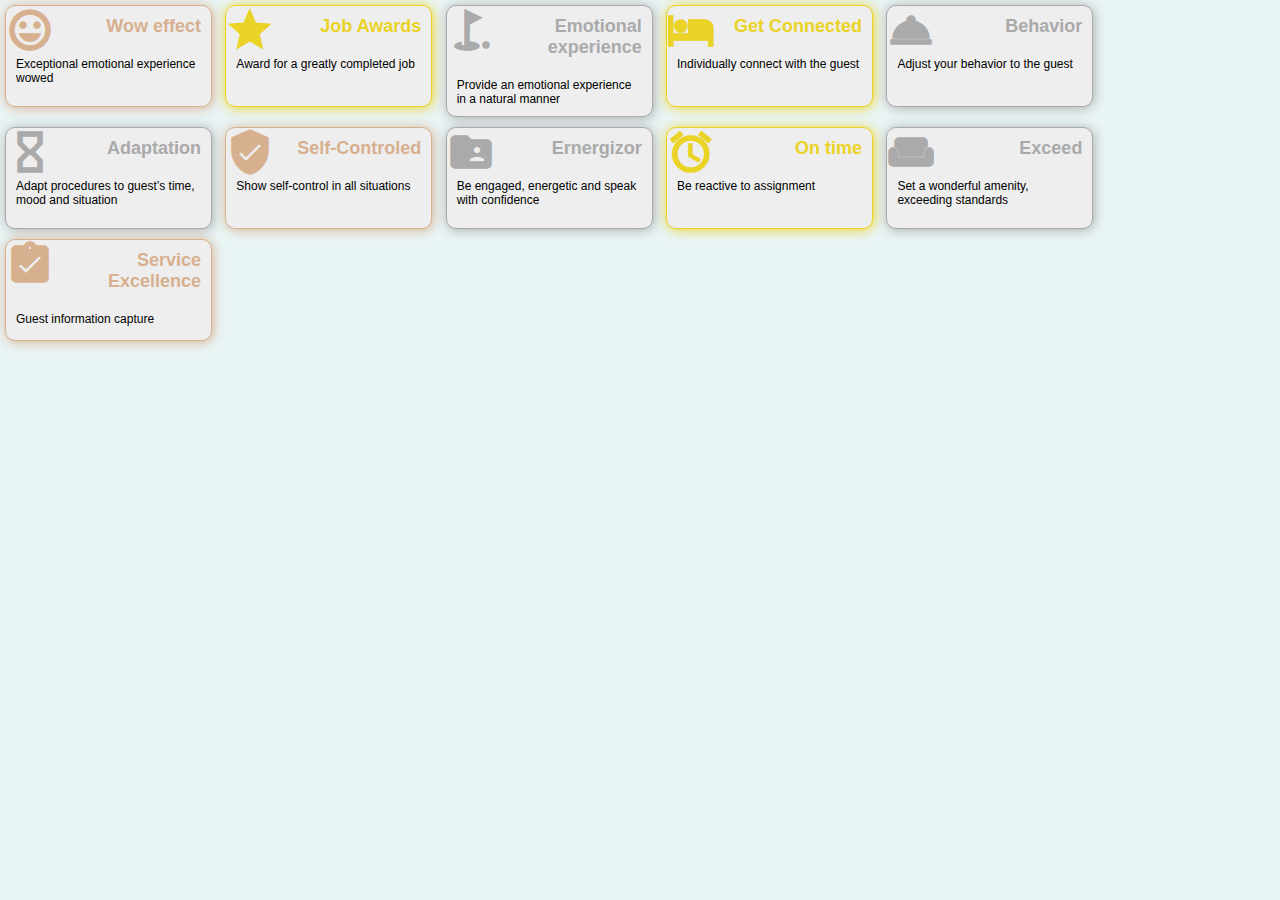
<file: public/gamify.html>
<!DOCTYPE html>
  <head>
    <meta charset="UTF-8">
    <link rel="stylesheet" href="css/styles.css">
    <link rel="stylesheet" href= "//fonts.googleapis.com/icon?family=Material+Icons">
    <!-- <link href="fonts/material-design-icons/Material-Design-Icons.woff" rel="stylesheet" type="text/css"> -->

    <!-- <script src="//code.jquery.com/jquery-1.10.2.js"></script> -->
    <script src="js/jquery-1.9.1.js"></script>
    <script src="js/moment.min.js"></script>


  </head>

  <body class="appBgColor">
    <!-- <div class="chart" id="average"></div> -->
    <!-- <div class="chart" id="chart_div_averageDurationOfJobs"></div> -->
    <!-- <i class="material-icons">insert_chart</i> -->
    <!-- <h1 class='header'> Dashboard</h1> -->

    <div  class='dashboard'>

    <div class="indicator bronze">
      <i class="material-icons ">mood</i>
      <div class="title"> Wow effect</div>
      <div id="comment-value" class="value">
        <!-- Receive a great feedback from a customer in public.<br/> -->
      Exceptional emotional experience wowed
      </div>
    </div>

    <div class="indicator gold">
      <i class="material-icons">star</i>
      <!-- <i class="material-icons md-24">star</i>
      <i class="material-icons md-24">star</i>
      <i class="material-icons md-24">star_border</i>
      <i class="material-icons md-24">star_border</i> -->
      <div class="title"> Job Awards</div>
      <div id="comment-value" class="value">Award for a greatly completed job</div>
    </div>

    <div class="indicator silver">
      <i class="material-icons">golf_course</i>
      <div class="title"> Emotional experience</div>
      <div id="comment-value" class="value">Provide an emotional experience in a natural manner</div>
    </div>


    <div class="indicator gold">
      <i class="material-icons">hotel</i>
      <div class="title"> Get Connected</div>
      <div id="comment-value" class="value">Individually connect with the guest</div>
    </div>

    <div class="indicator silver">
      <i class="material-icons">room_service</i>
      <div class="title"> Behavior</div>
      <div id="comment-value" class="value">Adjust your behavior to the guest</div>
    </div>

    <div class="indicator silver">
      <i class="material-icons">hourglass_empty</i>
      <div class="title"> Adaptation</div>
      <div id="comment-value" class="value">Adapt procedures to guest’s time, mood and situation</div>
    </div>

    <div class="indicator bronze">
      <i class="material-icons">verified_user</i>
      <div class="title"> Self-Controled</div>
      <div id="comment-value" class="value">Show self-control in all situations</div>
    </div>

    <div class="indicator silver">
      <i class="material-icons">folder_shared</i>
      <div class="title"> Ernergizor</div>
      <div id="comment-value" class="value">Be engaged, energetic and speak with confidence</div>
    </div>

    <div class="indicator gold">
      <i class="material-icons">access_alarm</i>
      <div class="title"> On time</div>
      <div id="comment-value" class="value">Be reactive to assignment</div>
    </div>

    <div class="indicator silver">
      <i class="material-icons">weekend</i>
      <div class="title"> Exceed</div>
      <div id="comment-value" class="value">Set a wonderful amenity, exceeding standards</div>
    </div>


    <div class="indicator bronze">
      <i class="material-icons ">assignment_turned_in</i>
      <div class="title "> Service Excellence</div>
      <div id="comment-value" class="value">
        <!-- <ul>
          <li>Greet guest, smile and speak clearly in a genuine manner</li>
          <li>We make eye contact, even in passing, with an acknowledgement</li>
          <li>We create a sense of recognition by using the guest’s name, if know, in a natural and discreet manner</li>
          <li>We conserve in a clear and natural voice in an appropriate manner</li>
          <li>We will be well informed about our hotel, our products, our guests.</li>
          <li>And we take ownership of simple requests</li>
          <li>Our care and kindness is expressed in everything we do</li> -->
          <!-- <li> -->
            Guest information capture
          <!-- </li>
        </ul> -->
      </div>
    </div>

    <!-- <div class="indicator">
      <i class="material-icons gold">room_service</i>
      <div class="title gold"> VIP nice service</div>

      <i class="material-icons bronze">hourglass_empty</i>
      <div class="title bronze"> VIP nice service</div>

      <i class="material-icons silver">verified_user</i>
      <div class="title bronze"> Strong cleaning

      <i class="material-icons bronze">vpn_key</i>
      <div class="title bronze"> VIP nice service</div>

      <i class="material-icons gold">weekend</i>
      <div class="title gold"> Nice cleaning</div>

      <i class="material-icons bronze">access_alarm</i>
      <div class="title bronze">  On time execution</div>

      <i class="material-icons silver">folder_shared</i>
      <div class="title silver"> </div>
    </div> -->

    <br/>



  </div>
  <script src="js/apiCloud.js"></script>
</body>
</html>
</file>
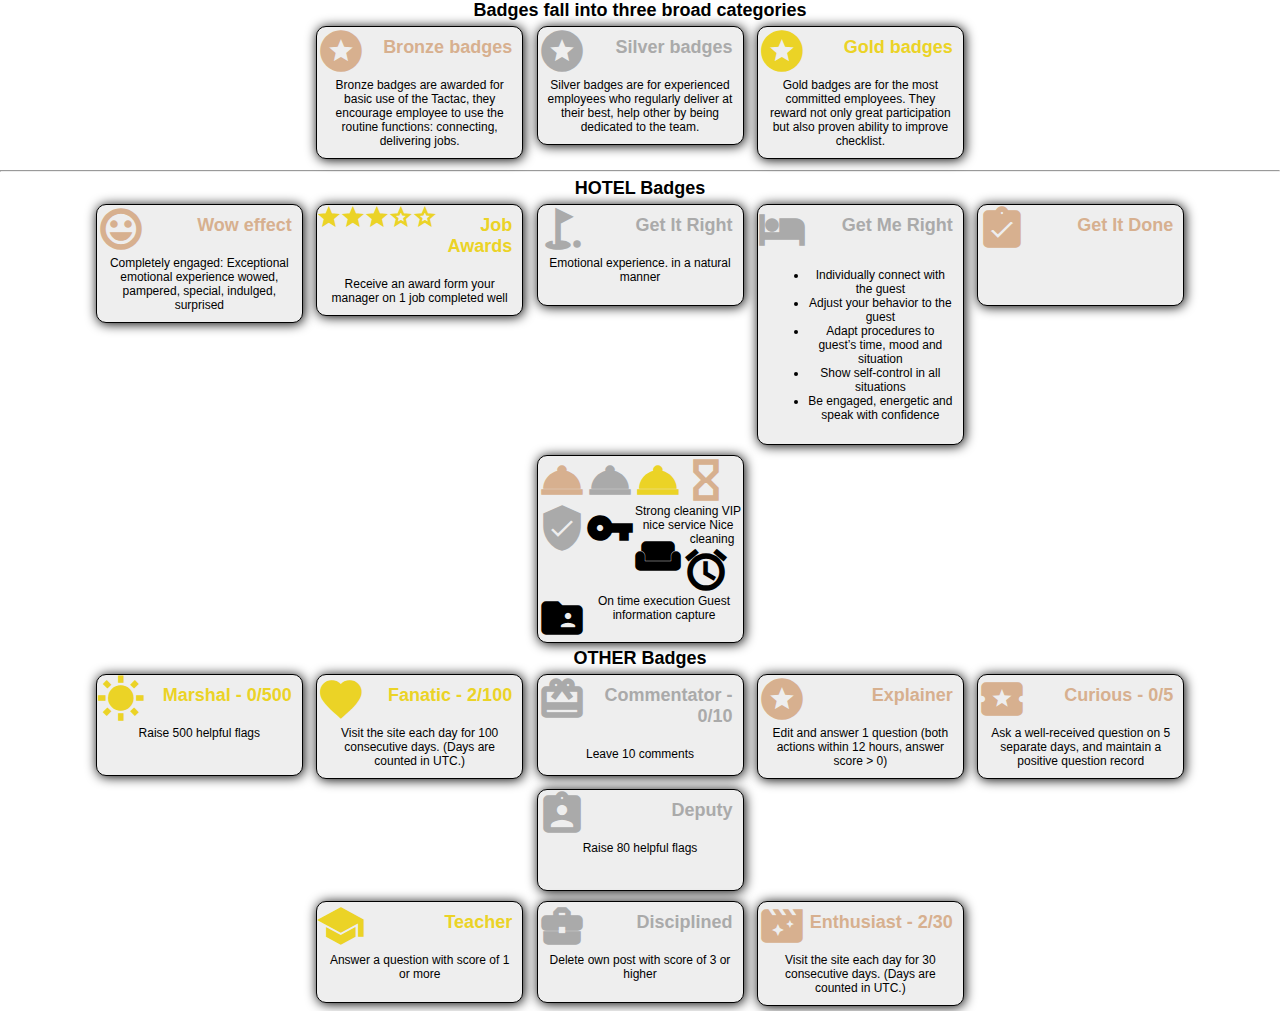
<file: public/gamify_full.html>
<!DOCTYPE html>
  <head>
    <meta charset="UTF-8">
    <link rel="stylesheet" href="css/styles.css">
    <link rel="stylesheet" href= "//fonts.googleapis.com/icon?family=Material+Icons">
    <!-- <link href="fonts/material-design-icons/Material-Design-Icons.woff" rel="stylesheet" type="text/css"> -->

    <!-- <script src="//code.jquery.com/jquery-1.10.2.js"></script> -->
    <script src="js/jquery-1.9.1.js"></script>
    <script src="js/moment.min.js"></script>
  </head>

  <body style="text-align:center;">
    <!-- <div class="chart" id="average"></div> -->
    <!-- <div class="chart" id="chart_div_averageDurationOfJobs"></div> -->
    <!-- <i class="material-icons">insert_chart</i> -->
    <!-- <h1 class='header'> Dashboard</h1> -->

    <div  class='dashboard'>

    <h1> Badges fall into three broad categories</h1>

    <div class="indicator">
      <i class="material-icons bronze">stars</i>
      <div class="title bronze"> Bronze badges</div>
      <div id="comment-value" class="value">
        Bronze badges are awarded for basic use of the Tactac, they encourage employee to use the routine functions: connecting, delivering jobs.
      </div>
    </div>

    <div class="indicator">
      <i class="material-icons silver">stars</i>
      <div class="title silver"> Silver badges</div>
      <div id="comment-value" class="value">
        Silver badges are for experienced employees who regularly deliver at their best, help other by being dedicated to the team.
      </div>
    </div>

    <div class="indicator">
      <i class="material-icons gold">stars</i>
      <div class="title gold"> Gold badges</div>
      <div id="comment-value" class="value">
        Gold badges are for the most committed employees. They reward not only great participation but also proven ability to improve checklist.
      </div>
    </div>

    <hr />
    <h1> HOTEL Badges</h1>

    <div class="indicator">
      <i class="material-icons bronze">mood</i>
      <div class="title bronze"> Wow effect</div>
      <div id="comment-value" class="value">
        <!-- Receive great feedback from a customer in public.<br/> -->
      Completely engaged: Exceptional emotional experience wowed, pampered, special, indulged, surprised
      </div>
    </div>

    <div class="indicator">
      <i class="material-icons md-24 gold">star</i>
      <i class="material-icons md-24 gold">star</i>
      <i class="material-icons md-24 gold">star</i>
      <i class="material-icons md-24 gold">star_border</i>
      <i class="material-icons md-24 gold">star_border</i>
      <div class="title gold"> Job Awards</div>
      <div id="comment-value" class="value">Receive an award form your manager on 1 job completed well</div>
    </div>

    <div class="indicator">
      <i class="material-icons silver">golf_course</i>
      <div class="title silver"> Get It Right</div>
      <div id="comment-value" class="value">Emotional experience. in a natural manner</div>
    </div>


    <div class="indicator">
      <i class="material-icons silver">hotel</i>
      <div class="title silver"> Get Me Right</div>
      <div id="comment-value" class="value">
        <ul>
        <li>Individually connect with the guest</li>
        <li>Adjust your behavior to the guest</li>
        <li>Adapt procedures to guest’s time, mood and situation</li>
        <li>Show self-control in all situations</li>
        <li>Be engaged, energetic and speak with confidence</li>
      </ul>
      </div>
    </div>

    <div class="indicator">
      <i class="material-icons bronze">assignment_turned_in</i>
      <div class="title bronze"> Get It Done</div>
      <div id="comment-value" class="value"> </div>
    </div>

    <div class="indicator">
      <i class="material-icons bronze">room_service</i>
      <i class="material-icons silver">room_service</i>
      <i class="material-icons gold">room_service</i>
      <i class="material-icons bronze">hourglass_empty</i>
      <i class="material-icons silver">verified_user</i> Strong cleaning

      <i class="material-icons ">vpn_key</i> VIP nice service
      <i class="material-icons ">weekend</i> Nice cleaning
      <i class="material-icons ">access_alarm</i> On time execution
      <i class="material-icons">folder_shared</i> Guest information capture
    </div>

    <h1> OTHER Badges</h1>




    <div class="indicator">
      <i class="material-icons gold">wb_sunny</i>
      <div class="title gold"> Marshal - 0/500</div>
      <div id="comment-value" class="value">Raise 500 helpful flags</div>
    </div>

    <div class="indicator">
      <i class="material-icons gold">favorite</i>
      <div class="title gold"> Fanatic - 2/100</div>
      <div id="comment-value" class="value">Visit the site each day for 100 consecutive days. (Days are counted in UTC.)</div>
    </div>

    <div class="indicator">
      <i class="material-icons silver">card_giftcard</i>
      <div class="title silver"> Commentator - 0/10</div>
      <div id="comment-value" class="value">Leave 10 comments</div>
    </div>



    <div class="indicator">
      <i class="material-icons bronze">stars</i>
      <div class="title bronze"> Explainer</div>
      <div id="comment-value" class="value">Edit and answer 1 question (both actions within 12 hours, answer score > 0)</div>
    </div>

    <div class="indicator">
      <i class="material-icons bronze">local_activity</i>
      <div class="title bronze"> Curious - 0/5</div>
      <div id="comment-value" class="value">Ask a well-received question on 5 separate days, and maintain a positive question record</div>
    </div>

    <div class="indicator">
      <i class="material-icons silver">assignment_ind</i>
      <div class="title silver"> Deputy</div>
      <div id="comment-value" class="value">Raise 80 helpful flags</div>
    </div>

    <br/>

    <div class="indicator">
      <i class="material-icons gold">school</i>
      <div class="title gold"> Teacher</div>
      <div id="comment-value" class="value">Answer a question with score of 1 or more</div>
    </div>

    <div class="indicator">
      <i class="material-icons silver">business_center</i>
      <div class="title silver"> Disciplined</div>
      <div id="comment-value" class="value">Delete own post with score of 3 or higher</div>
    </div>

    <div class="indicator">
      <i class="material-icons bronze">movie_filter</i>
      <div class="title bronze"> Enthusiast - 2/30</div>
      <div id="comment-value" class="value">Visit the site each day for 30 consecutive days. (Days are counted in UTC.)</div>
    </div>

    <br/>



  </div>
  <script src="js/apiCloud.js"></script>
</body>
</html>
</file>
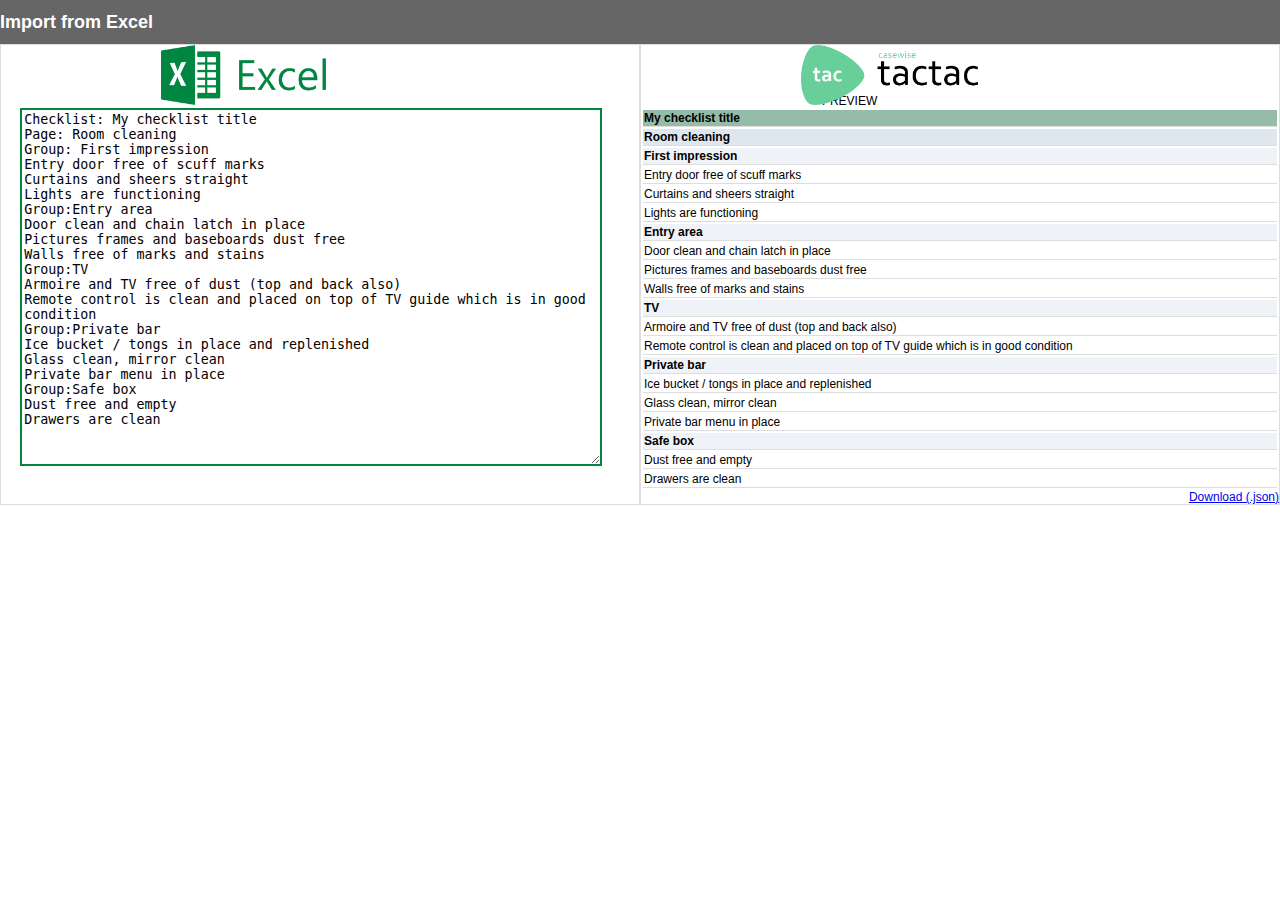
<file: public/import.html>
<!DOCTYPE html>
  <head>
    <meta charset="UTF-8">
    <link rel="stylesheet" href="css/styles.css">
    <link rel="stylesheet" href="//fonts.googleapis.com/icon?family=Material+Icons">


  </head>

  <body onload="displayExcelImport();">

    <h1 class='header'>Import from Excel</h1>
    <div class='excel2Tac'>
      <div>
          <img class='logo' src='./images/excel.png'></img>

          <textarea name='excel_data'  onkeyup="readExcel();" onchange="displayExcelImport();">Checklist: My checklist title
Page: Room cleaning
Group: First impression
Entry door free of scuff marks
Curtains and sheers straight
Lights are functioning
Group:Entry area
Door clean and chain latch in place
Pictures frames and baseboards dust free
Walls free of marks and stains
Group:TV
Armoire and TV free of dust (top and back also)
Remote control is clean and placed on top of TV guide which is in good condition
Group:Private bar
Ice bucket / tongs in place and replenished
Glass clean, mirror clean
Private bar menu in place
Group:Safe box
Dust free and empty
Drawers are clean</textarea>

<!-- Group:Living area
Lamp / Lampshade clean
Light bulbs working
Sofa / Lounge chair clean + spot free
Cushions are clean and neatly placed
Coffee table is clean and has no stain
Areas underneath sofa/lounge chair clean and dust free
Proper magazines are in place, in good condition, and neatly arranged
Picture frames are clean and free of dust
Baseboard around the room free of dust + stains
Page: Room cleaning
Group: First impression
Entry door free of scuff marks
Curtains and sheers straight
Lights are functioning
Rooms smells fresh (no smoke / bleach smell)
Furniture in proper position
A/C vent free of dust + clean
All lights should be off and only desk lamp on for VIP
Group:Entry area
Door clean and chain latch in place
Pictures frames and baseboards dust free
Walls free of marks and stains -->
      </div>

      <!-- <div>
        <img class='logo' src='./images/azure.png'></img>
        <div id='formated'></div>
      </div> -->

      <div id='downloadtac'>
        <img class='logo' src='./images/tactac.png'></img>
        PREVIEW
        <div id='tac'></div>
      </div>

    </div>

    <script src="//code.jquery.com/jquery-1.10.2.js"></script>
    <script src="js/createHTML.js"></script>
    <script src="js/createJSON.js"></script>
    <script src="js/excelPlugin.js"></script>
    <script src="js/main.js"></script>


    <script type="text/javascript">

    function displayExcelImport() {
      var result = readExcel();
      if(result) {
        $(downloadJSON(result)).appendTo("#downloadtac");
      } else { $("#formated").html('');}

      $("#tac").html(json2HtmlTable(result));
    }
    </script>

  </body>
</html>
</file>
<file: public/css/styles.css>
i.material-icons {
/*    display: none;*/
  }

body {
    font-family: arial, serif;
    font-size: 12px;
    margin: 0;
    padding: 0;
    height: 100%;
    background-color: #fff;
}

pre {
/*  background:none repeat scroll #f9f9f9;*/
/*  border-left:5px solid #ccc;*/
/*  border: 2px solid #ccc;*/
  clear:both;
  font:normal normal normal 11px/18px Monaco, monospace;
  margin-bottom:18px;
  overflow:auto;
  padding:10px 15px;
}

img.logo {
  position: relative; /* or fixed or absolute */
  height: 60px;
  left: 25%;
}

/* ************************ */
.excel {
  background-color: #018641;
}
.evolve {
  background-color: #2e82ba;
}
.tactac {
  background-color: #68cf9b;
}

div.indicator > .material-icons { padding: 0;}
.material-icons.md-18 { font-size: 18px; }
.material-icons.md-24 { font-size: 24px; }
.material-icons.md-36 { font-size: 36px; }
.material-icons.md-48 { font-size: 48px; }

div.indicator {
  vertical-align: top;
  border-radius: 10px;
  display: inline-block;
  margin: 5px;
  position: relative;
  width: 205px;
  min-height: 100px;
  background: #eee;
  box-shadow: 1px 1px 12px;
/*  background: rgba(175, 175, 175, 0.1);*/
  border: 1px solid ;
/*  color: rgb(104, 207, 155);*/
}

div.chart-box {
  border:1px solid #ddd;
  margin-left:1%;
  margin-right:1%;

/*  display: inline-block;
  position: relative;
*/
  margin-top: 5px;
/*  width: 800px;*/
  border-radius: 10px;
}

div.chart-box-title {
  font-family:Arial;
  font-size:11;
  font-weight:bold;
}

div.flat {
  box-shadow: 0px 0px 0px;
  border: 1px solid  #ddd;
  background: #fff;
  min-height: 80px;
}
.green {
  color: rgb(104, 207, 155);
}
.amber {
  color: rgb(228, 147, 7);
}
.red{
  color: rgb(231, 113, 27);
}
.blue {
  color: rgb(0, 120, 215);
}

/******************/
.appBgColor {
  background-color: rgb(233, 244, 245);
}
.gold {
  color: rgb(235, 211, 38);
}
.silver {
  color: #aaa;
/*  color: rgb(168, 172, 176);*/
}
.bronze {
  color: rgb(215, 176, 143);
}
.white , div.indicator.white > div.value  {
  color: #ccc;
}

/******************/
div.indicator > * {
  padding: 10px;
}

div.indicator > i {
  float: left;
  vertical-align: middle;
  font-size: 48px;
  font-weight: bold;
}

div.indicator > div.title {
  font-size: 18px;
  font-weight: bold;
  vertical-align: top;
  text-align: right;
}

div.indicator > div.value {
  vertical-align: bottom;
  color: #000;
}

/* ********************* */

ul.menu-level1 > li {
  display: inline-block;
  font-size: 16px;
}

.menu-link > a:link, .menu-link > a:visited {
    background-color: #666;
    color: white;
    padding: 14px 25px;
    text-align: center;
    text-decoration: none;
    display: inline-block;
}

.menu-link > a:hover, .menu-link > a:active {
    background-color: #ccc;
    color: #000;
}

/* *********************** */
textarea {
  margin-left: 3%;
  border: 2px solid #018641;
  width: 90%;
  height: 350px;
}

.codeBloc {
  width: 95%;
}

.content {
  margin: 10px;
  padding: 0;
}

#loader {
  position: fixed; /* or absolute */
  top: 25%;
  left: 25%;
}

.download{
  float: right;
}

.excel2Tac > *, .evo2tac > * {
  width: 50%;
  vertical-align: top;
/*  height: 600px;*/
  border: 1px solid #ddd;
}

.excel2Tac, .evo2tac {
    width: 100%;
    display: -webkit-flex; /* Safari */
    -webkit-flex-direction: row; /* Safari 6.1+ */
    display: flex;
    flex-direction: row;
}

.header {
    background: #666;
    height: 44px;
    line-height: 44px;
    width: 100%;
    color: #fff;
}

.connectorset {
  background: rgb(255, 192, 203, 0.5); /*pink;*/
  border: 3px solid rgb(255, 192, 203, 0.5);
}

table {
    width: 100%;
}

td {
    border-bottom: solid 1px #ddd;
}

.checklist {
  background: #94BCA7;
/*  border: 3px solid #94BCA7;*/
  font-weight: bold;
}

.page {
  background: #DEE6EE;
/*  border: 3px solid #DEE6EE;*/
  font-weight: bold;
}

.group {
  background: #eff2f6;
/*  border: 3px solid #eff2f6;*/
  font-weight: bold;
}

.Process {
  background: rgba(255, 255, 153, 0.5); /*yellow;*/
  border: 3px solid rgba(255, 255, 153, 0.5);
}

.XOR {
  background: rgba(204, 153, 255, 0.5); /* #2095FE;*/
  border: 3px solid rgba(204, 153, 255, 0.5);
}

.Event {
  background: rgba(153, 255, 153, 0.5); /* #2095FE;*/
  border: 3px solid rgba(153, 255, 153, 0.5);
}

.Result {
  background: rgba(255, 153, 153, 0.5); /* #FF9999;*/
  border: 3px solid rgba(255, 153, 153, 0.5);
}

.objecttype {
    margin: 3px;
    border-radius: 5px;
    display: inline-block;
}

h1 {
    font-size: 18px;
    padding: 20 0 0 0;
    margin: 0px;
}

h2 {
    font-size: 16px;
    font-weight: normal;
    padding: 0px;
    margin: 0px;
}

.chart {
  display: inline-block;
}

.material-icons {
  font-family: 'Material Icons';
  font-weight: normal;
  font-style: normal;
  font-size: 24px;  /* Preferred icon size */
  display: inline-block;
  line-height: 1;
  text-transform: none;
  letter-spacing: normal;
  word-wrap: normal;
  white-space: nowrap;
  direction: ltr;

  /* Support for all WebKit browsers. */
  -webkit-font-smoothing: antialiased;
  /* Support for Safari and Chrome. */
  text-rendering: optimizeLegibility;

  /* Support for Firefox. */
  -moz-osx-font-smoothing: grayscale;

  /* Support for IE. */
  font-feature-settings: 'liga';
}
</file>
